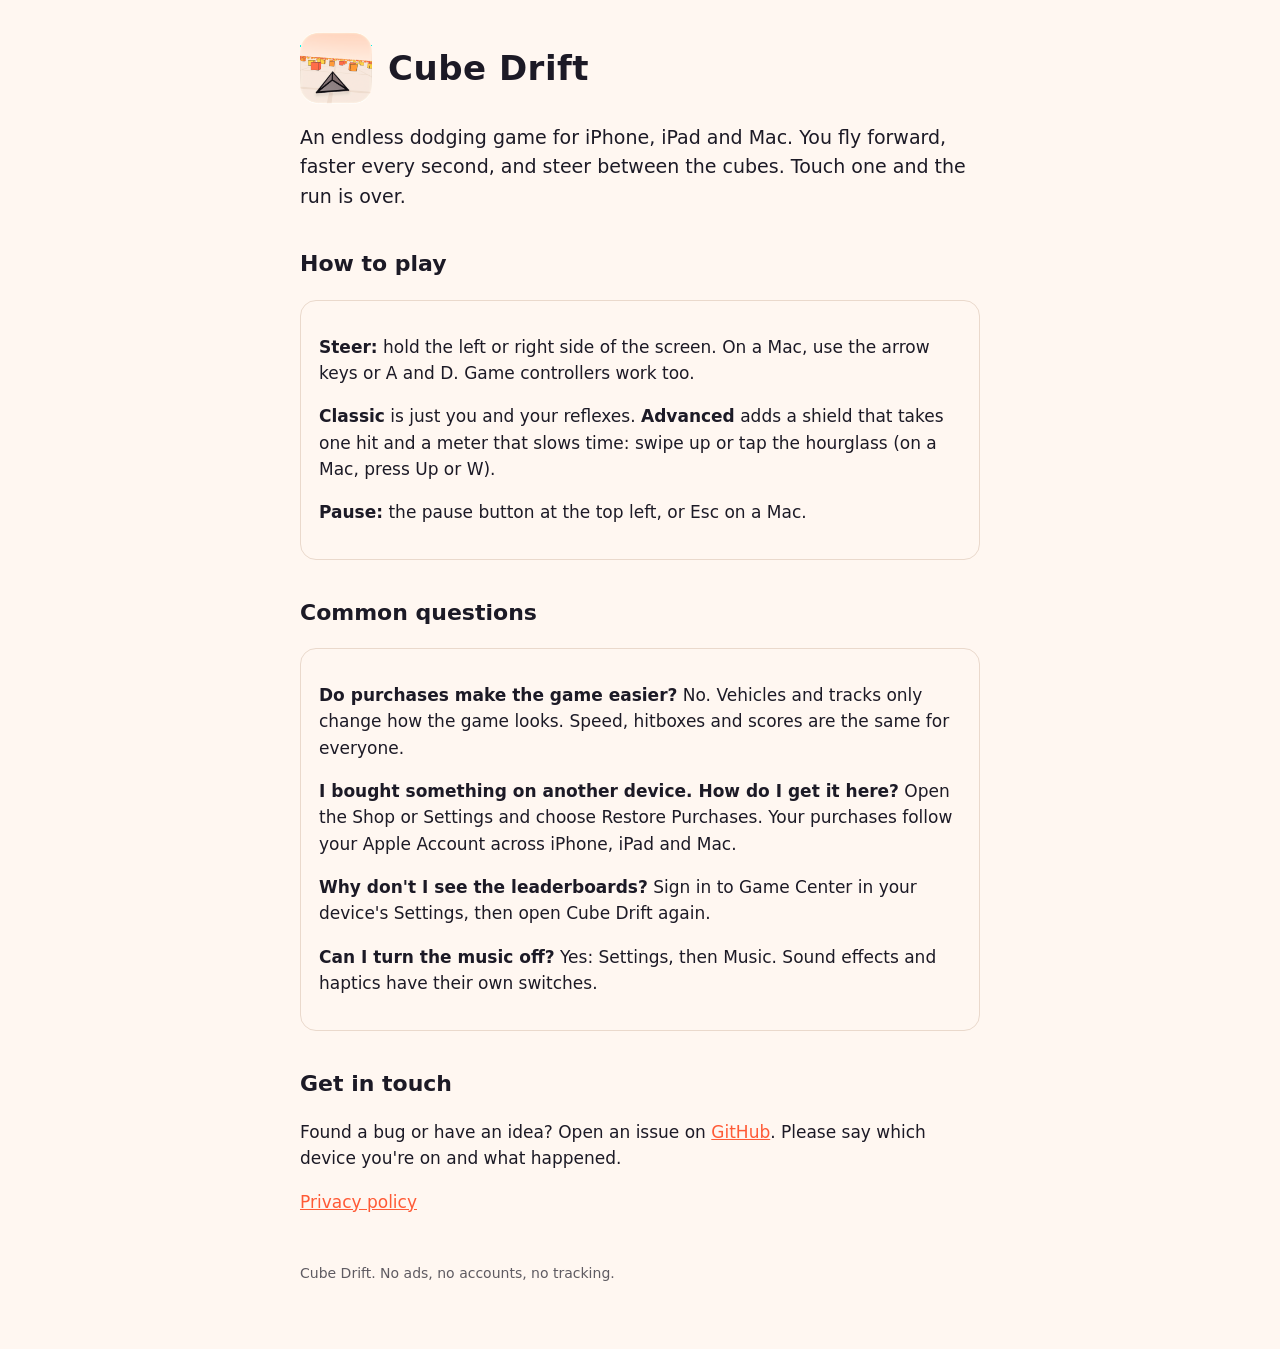
<file: index.html>
<!doctype html>
<html lang="en">
<head>
<meta charset="utf-8">
<meta name="viewport" content="width=device-width, initial-scale=1">
<title>Cube Drift Support</title>
<link rel="stylesheet" href="style.css">
</head>
<body>
<main>
<header>
<img src="icon.png" alt="The Cube Drift app icon: a dark pyramid craft flying over a field of outlined cubes">
<h1>Cube Drift</h1>
</header>
<p class="lede">An endless dodging game for iPhone, iPad and Mac. You fly forward, faster every second, and steer between the cubes. Touch one and the run is over.</p>

<h2>How to play</h2>
<div class="box">
<p><strong>Steer:</strong> hold the left or right side of the screen. On a Mac, use the arrow keys or A and D. Game controllers work too.</p>
<p><strong>Classic</strong> is just you and your reflexes. <strong>Advanced</strong> adds a shield that takes one hit and a meter that slows time: swipe up or tap the hourglass (on a Mac, press Up or W).</p>
<p><strong>Pause:</strong> the pause button at the top left, or Esc on a Mac.</p>
</div>

<h2>Common questions</h2>
<div class="box">
<p><strong>Do purchases make the game easier?</strong> No. Vehicles and tracks only change how the game looks. Speed, hitboxes and scores are the same for everyone.</p>
<p><strong>I bought something on another device. How do I get it here?</strong> Open the Shop or Settings and choose Restore Purchases. Your purchases follow your Apple Account across iPhone, iPad and Mac.</p>
<p><strong>Why don't I see the leaderboards?</strong> Sign in to Game Center in your device's Settings, then open Cube Drift again.</p>
<p><strong>Can I turn the music off?</strong> Yes: Settings, then Music. Sound effects and haptics have their own switches.</p>
</div>

<h2>Get in touch</h2>
<p>Found a bug or have an idea? Open an issue on <a href="https://github.com/lolnegative/cube-dash/issues">GitHub</a>. Please say which device you're on and what happened.</p>

<p><a href="privacy.html">Privacy policy</a></p>
<footer>Cube Drift. No ads, no accounts, no tracking.</footer>
</main>
</body>
</html>
</file>
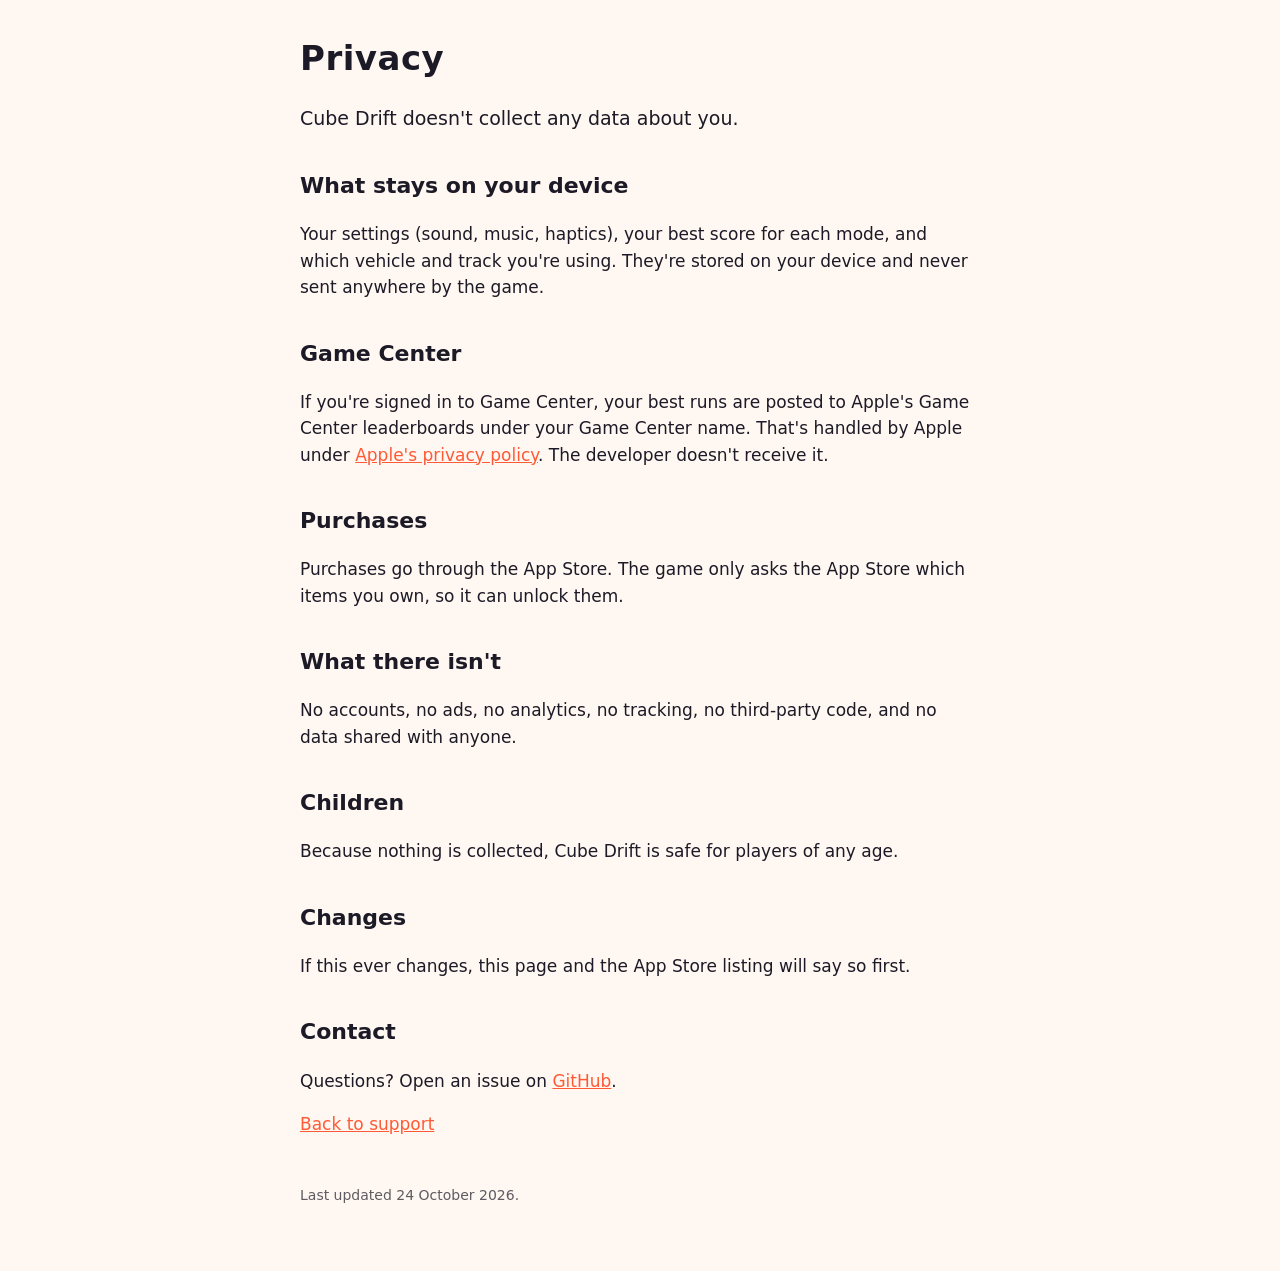
<file: privacy.html>
<!doctype html>
<html lang="en">
<head>
<meta charset="utf-8">
<meta name="viewport" content="width=device-width, initial-scale=1">
<title>Cube Drift Privacy Policy</title>
<link rel="stylesheet" href="style.css">
</head>
<body>
<main>
<h1>Privacy</h1>
<p class="lede">Cube Drift doesn't collect any data about you.</p>

<h2>What stays on your device</h2>
<p>Your settings (sound, music, haptics), your best score for each mode, and which vehicle and track you're using. They're stored on your device and never sent anywhere by the game.</p>

<h2>Game Center</h2>
<p>If you're signed in to Game Center, your best runs are posted to Apple's Game Center leaderboards under your Game Center name. That's handled by Apple under <a href="https://www.apple.com/legal/privacy/">Apple's privacy policy</a>. The developer doesn't receive it.</p>

<h2>Purchases</h2>
<p>Purchases go through the App Store. The game only asks the App Store which items you own, so it can unlock them.</p>

<h2>What there isn't</h2>
<p>No accounts, no ads, no analytics, no tracking, no third-party code, and no data shared with anyone.</p>

<h2>Children</h2>
<p>Because nothing is collected, Cube Drift is safe for players of any age.</p>

<h2>Changes</h2>
<p>If this ever changes, this page and the App Store listing will say so first.</p>

<h2>Contact</h2>
<p>Questions? Open an issue on <a href="https://github.com/lolnegative/cube-dash/issues">GitHub</a>.</p>
<p><a href="index.html">Back to support</a></p>
<footer>Last updated 24 October 2026.</footer>
</main>
</body>
</html>
</file>
<file: style.css>
:root { --coral: #ff5a36; --ink: #1c1a26; --paper: #fff7f1; --line: #ead9cc; color-scheme: light dark; }
@media (prefers-color-scheme: dark) { :root { --ink: #f3eee9; --paper: #12131c; --line: #2c2f45; } }
* { box-sizing: border-box; }
body { margin: 0; background: var(--paper); color: var(--ink); font: 17px/1.55 -apple-system, BlinkMacSystemFont, "SF Pro Rounded", system-ui, sans-serif; }
main { max-width: 720px; margin: 0 auto; padding: 32px 20px 64px; }
header { display: flex; gap: 16px; align-items: center; margin-bottom: 12px; }
header img { width: 72px; height: 72px; border-radius: 16px; }
h1 { font-size: 34px; margin: 0; font-weight: 900; letter-spacing: 0.5px; }
h2 { margin-top: 36px; font-size: 22px; }
a { color: var(--coral); }
.lede { font-size: 19px; }
.box { border: 1px solid var(--line); border-radius: 16px; padding: 16px 18px; margin: 14px 0; }
footer { margin-top: 48px; font-size: 14px; opacity: 0.7; }
</file>
